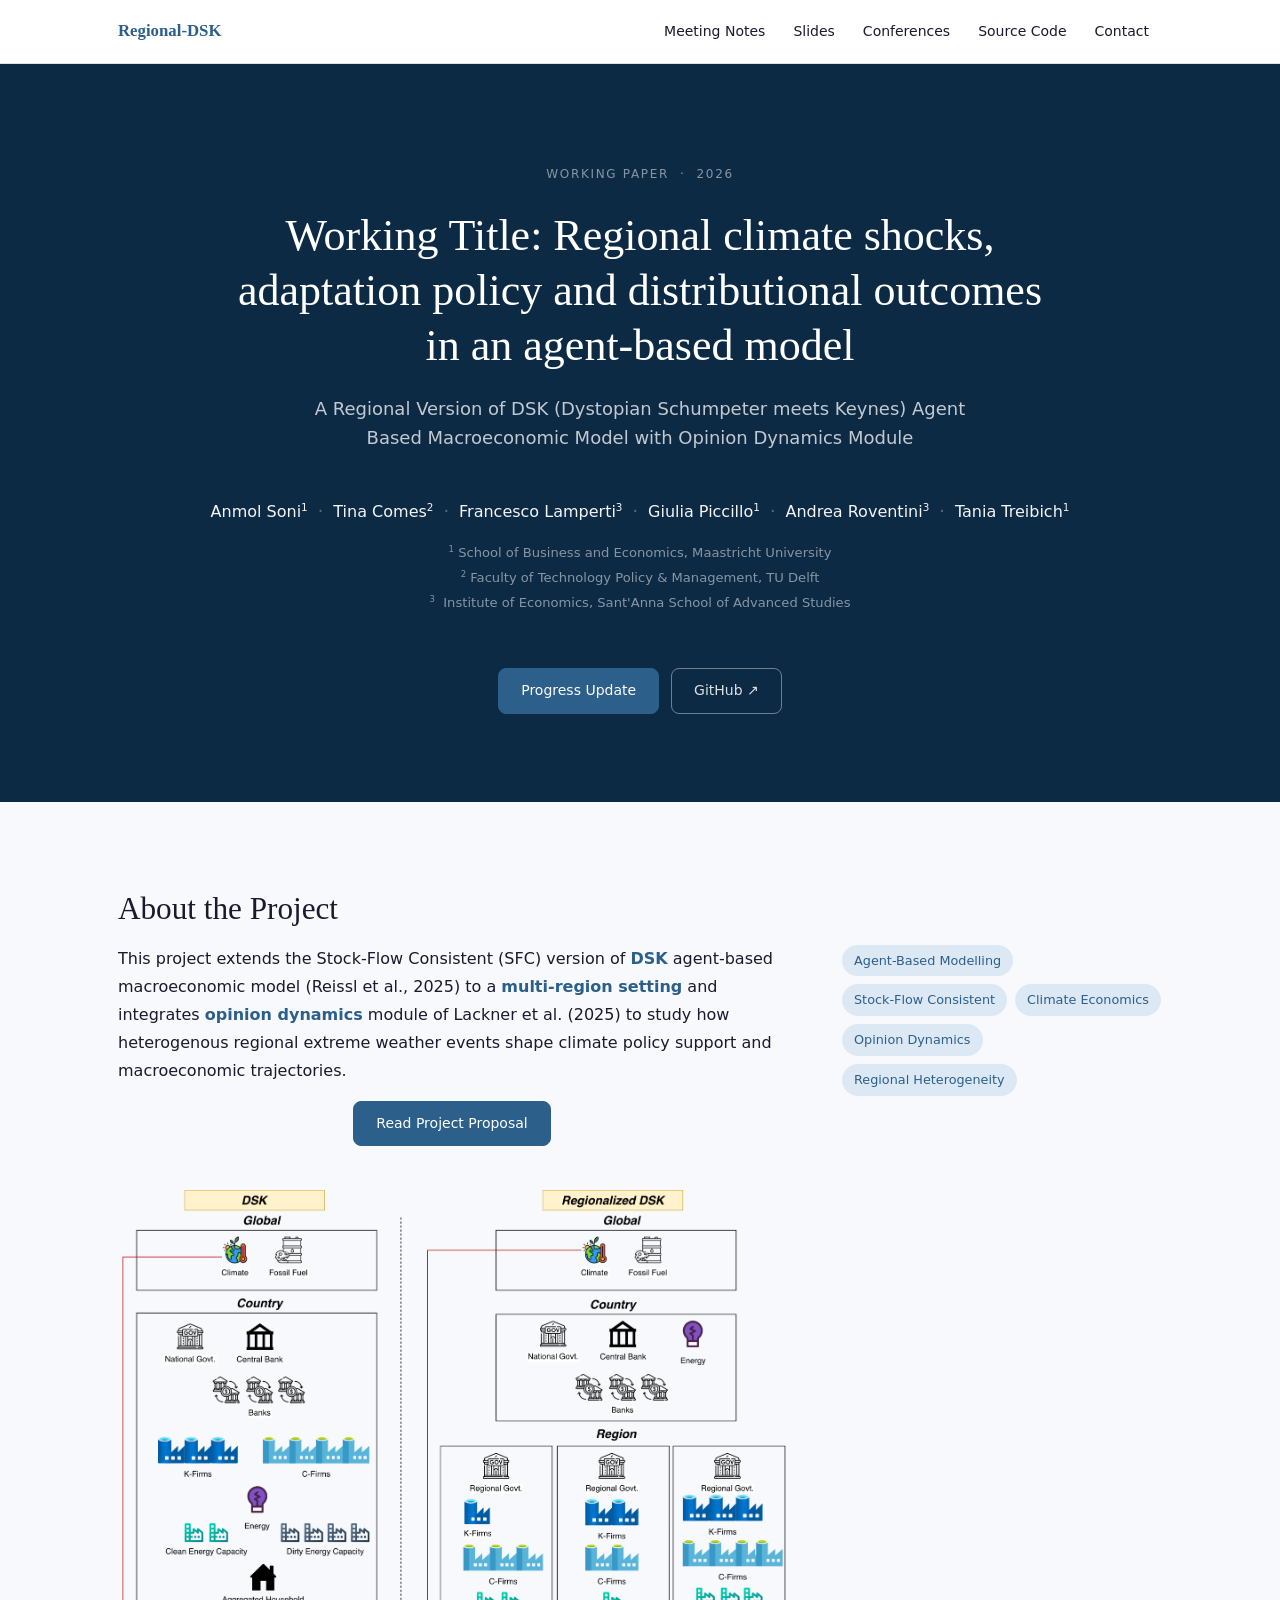
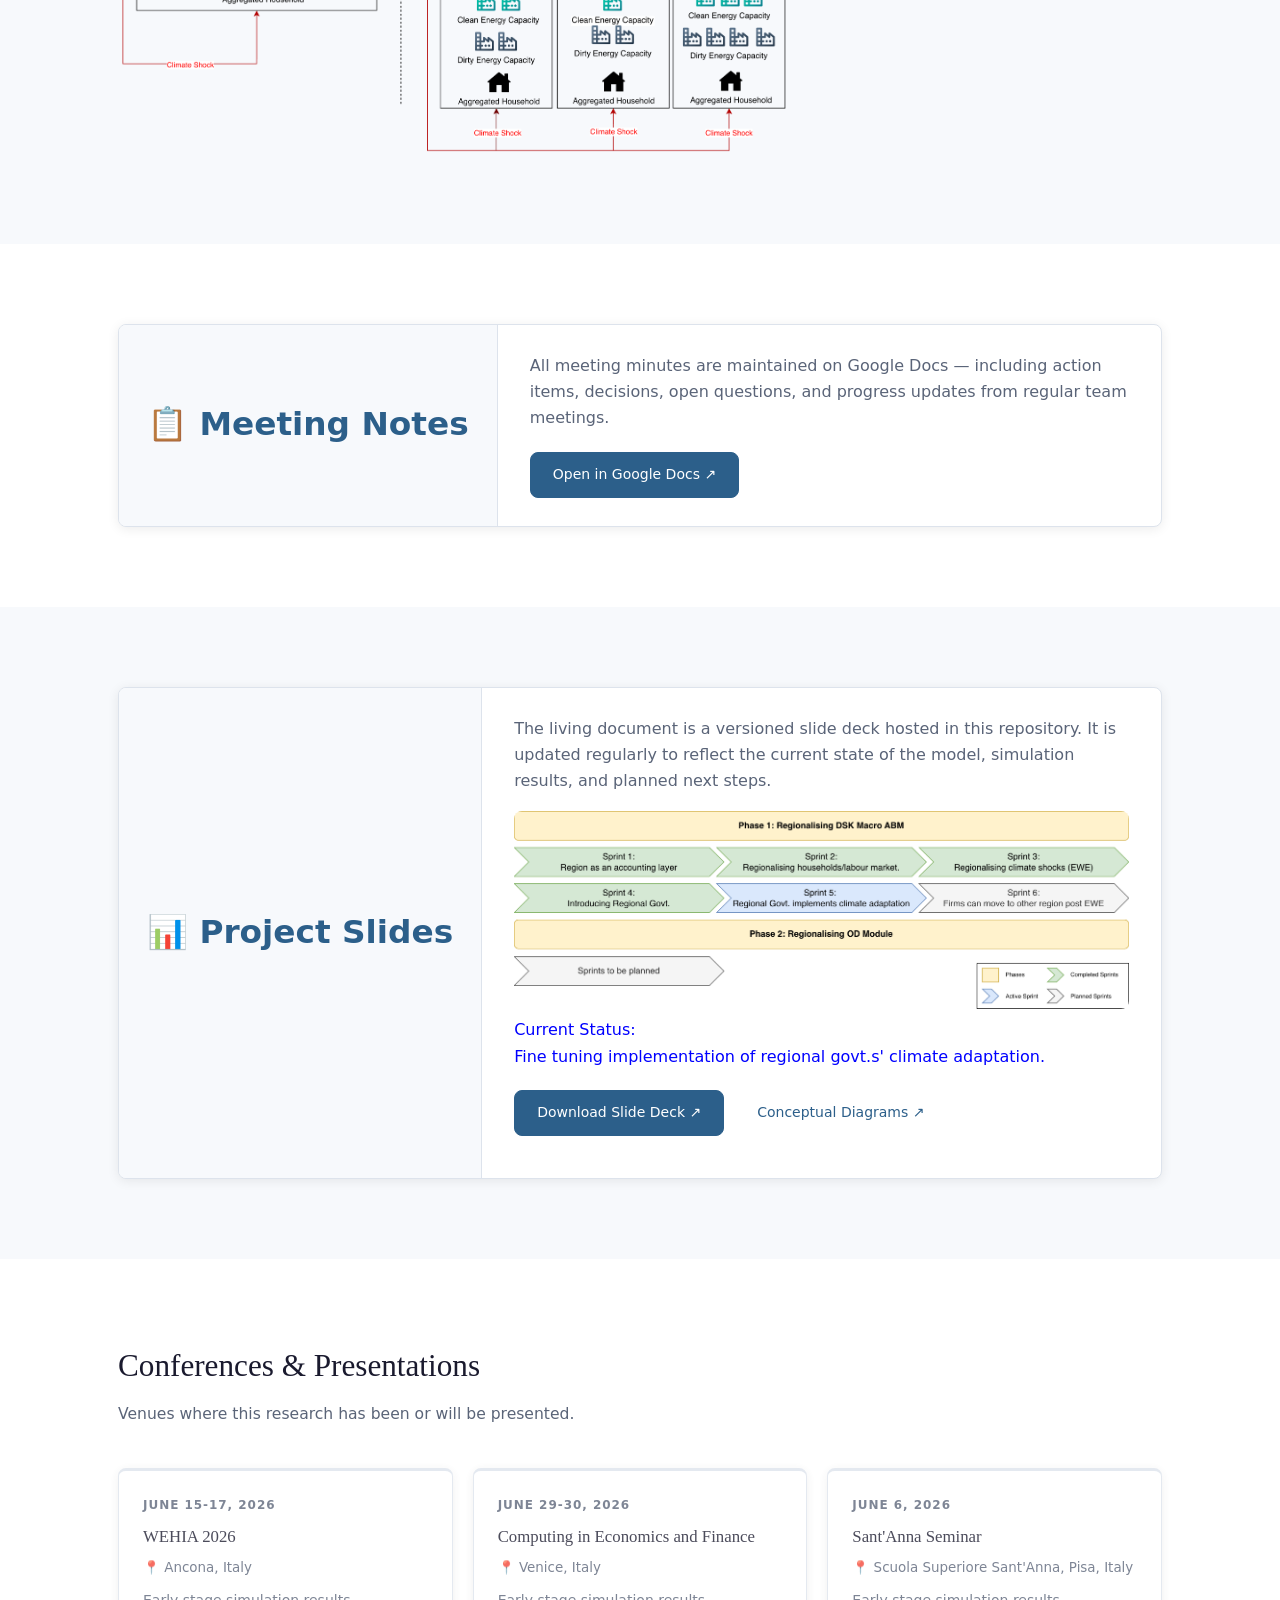
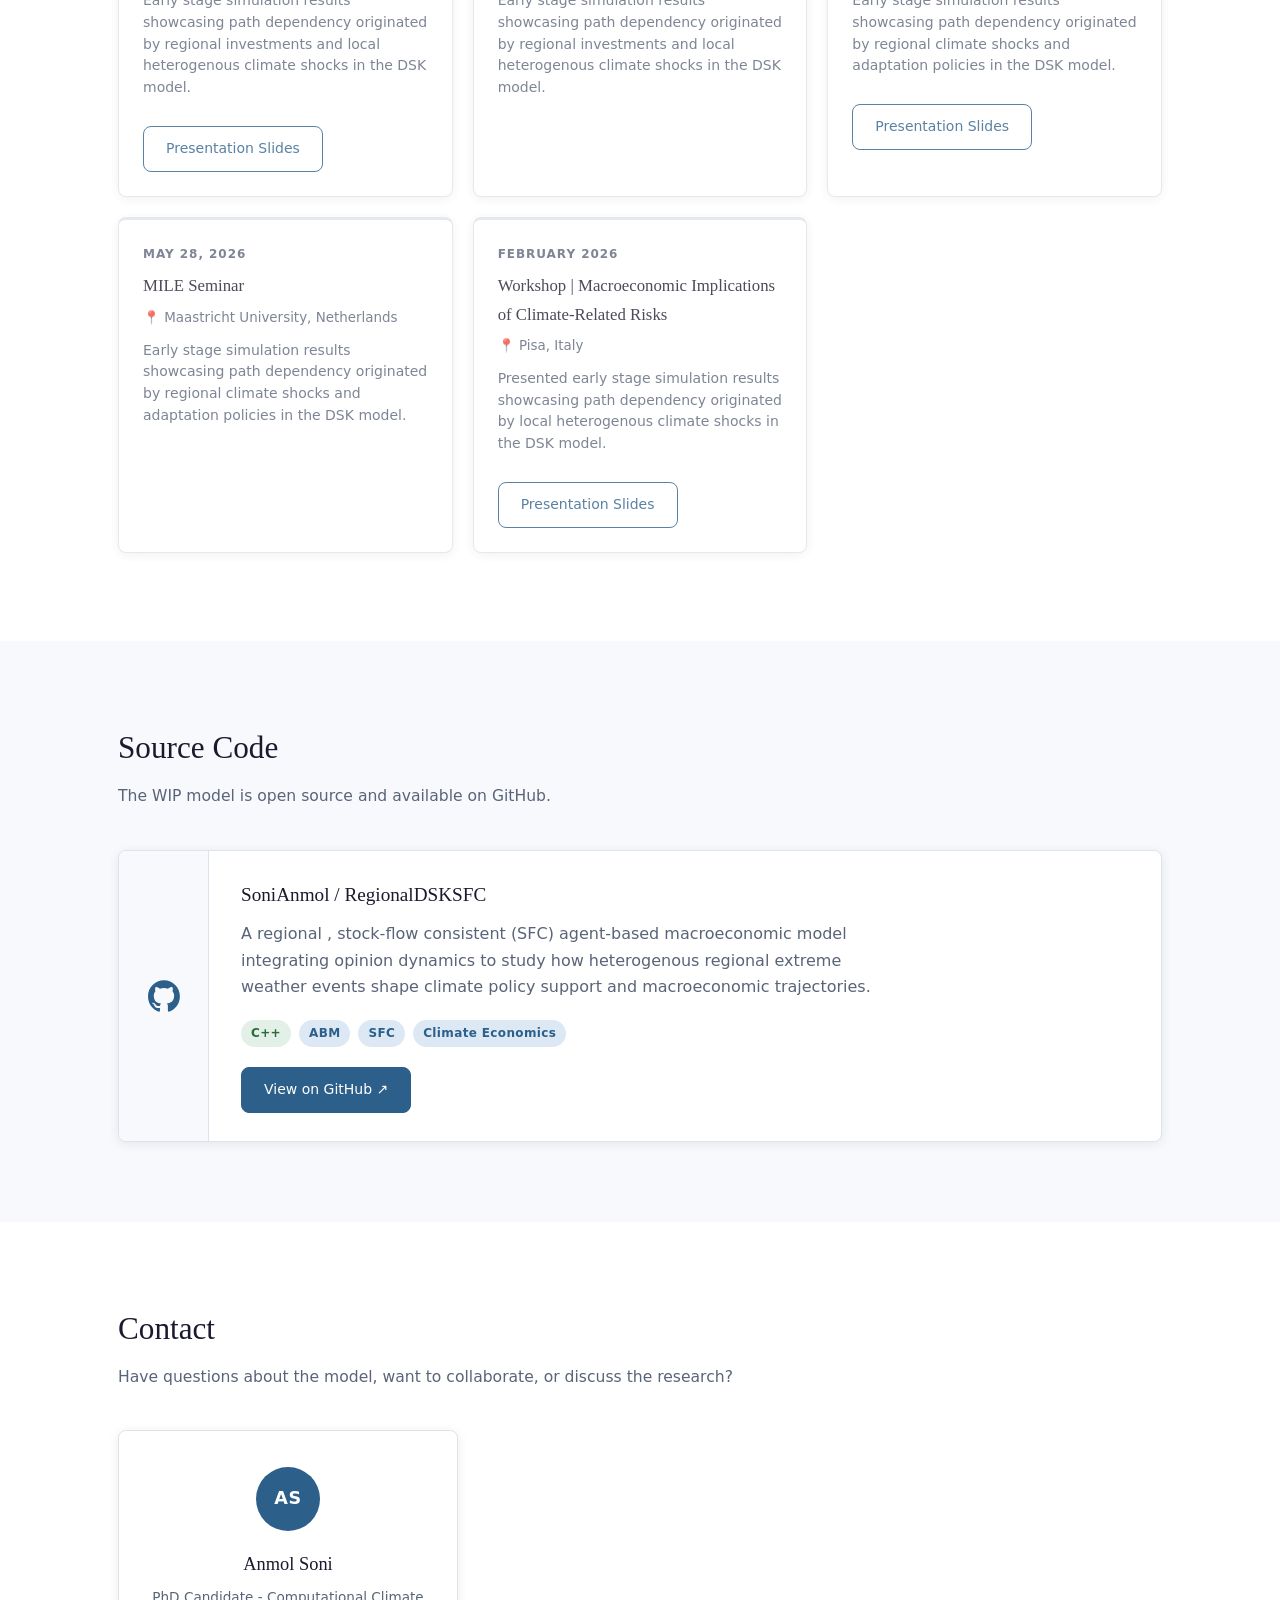
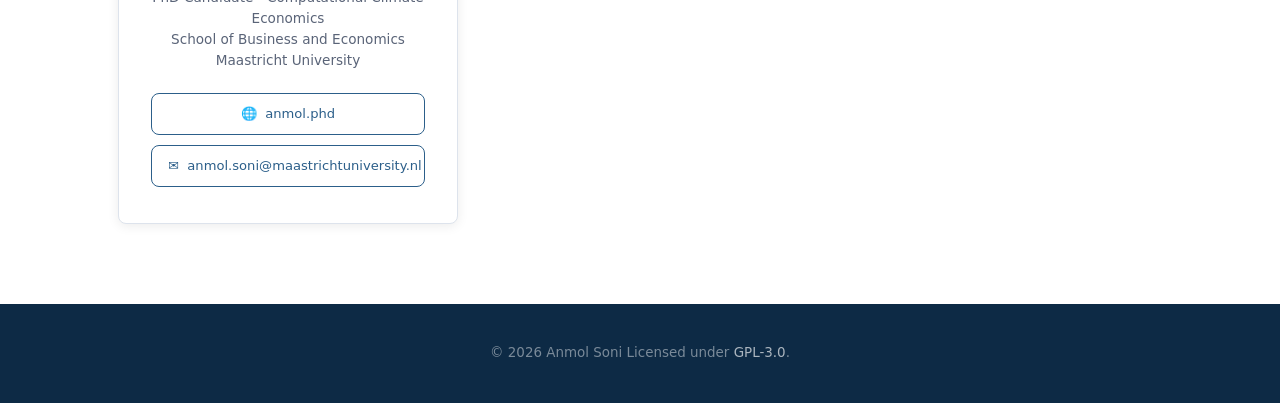
<file: index.html>
<!DOCTYPE html>
<html lang="en">

<head>
    <meta charset="UTF-8">
    <meta name="viewport" content="width=device-width, initial-scale=1.0">
    <meta name="description"
        content="Regional-DSK – Linking Regional Extreme Weather Events and Opinion Dynamics to Macroeconomic Outcomes in a DSK+OD ABM. A research project by Anmol Soni, Tina Comes, Giulia Piccillo, and Tania Treibich.">
    <meta name="author" content="Anmol Soni">
    <meta property="og:title" content="Why Climate Disasters Don't Guarantee Climate Action?">
    <meta property="og:description" content=" in Regional DSK">
    <meta property="og:type" content="website">
    <title>Regional-DSK | Linking Regional Extreme Weather Events and Opinion Dynamics to Macroeconomic Outcomes
    </title>
    <link rel="stylesheet" href="style.css">
</head>

<body>

    <!-- =========================================================
     NAVIGATION
     ========================================================= -->
    <nav id="navbar" role="navigation" aria-label="Main navigation">
        <div class="nav-inner">
            <a class="nav-brand" href="#home">Regional-DSK</a>
            <ul class="nav-links" id="nav-menu">
                <li><a href="#meeting-notes">Meeting Notes</a></li>
                <li><a href="#slides">Slides</a></li>
                <li><a href="#conferences">Conferences</a></li>
                <li><a href="#github">Source Code</a></li>
                <li><a href="#contact">Contact</a></li>
            </ul>
            <button class="nav-toggle" id="nav-toggle" aria-label="Toggle navigation" aria-expanded="false"
                aria-controls="nav-menu">
                <span></span>
                <span></span>
                <span></span>
            </button>
        </div>
    </nav>

    <!-- =========================================================
     HERO
     ========================================================= -->
    <section id="home" class="hero">
        <div class="container">
            <p class="hero-kicker">Working Paper &nbsp;·&nbsp; 2026</p>
            <h1>Working Title: Regional climate shocks, adaptation policy and distributional outcomes in an agent-based
                model<br>
            </h1>
            <p class="hero-subtitle">
                A Regional Version of DSK (Dystopian Schumpeter meets Keynes) Agent Based Macroeconomic Model with
                Opinion Dynamics Module
            </p>

            <div class="authors">
                <div class="author-list">
                    <span class="author">Anmol Soni<sup>1</sup></span>
                    <span class="author-sep">·</span>
                    <span class="author">Tina Comes<sup>2</sup></span>
                    <span class="author-sep">·</span>
                    <span class="author">Francesco Lamperti<sup>3</sup></span>
                    <span class="author-sep">·</span>
                    <span class="author">Giulia Piccillo<sup>1</sup></span>
                    <span class="author-sep">·</span>
                    <span class="author">Andrea Roventini<sup>3</sup></span>
                    <span class="author-sep">·</span>
                    <span class="author">Tania Treibich<sup>1</sup></span>
                </div>
                <div class="affiliations">
                    <p><sup>1</sup>&nbsp;School of Business and Economics, Maastricht University</p>
                    <p><sup>2</sup>&nbsp;Faculty of Technology Policy &amp; Management, TU&nbsp;Delft</p>
                    <p><sup>3</sup>&nbsp; Institute of Economics, Sant'Anna School of Advanced Studies</p>
                </div>
            </div>

            <div class="hero-actions">
                <a href="#slides" class="btn btn-primary">Progress Update</a>
                <a href="https://github.com/SoniAnmol/RegionalDSKSFC" target="_blank" rel="noopener noreferrer"
                    class="btn btn-outline">GitHub ↗</a>
            </div>
        </div>
    </section>

    <!-- =========================================================
     ABOUT
     ========================================================= -->
    <section id="about" class="section section-alt">
        <div class="container">
            <h2 class="section-title">About the Project</h2>
            <div class="about-grid">
                <div class="about-text">
                    <p>
                        This project extends the Stock-Flow Consistent (SFC) version of <strong>DSK</strong>
                        agent-based macroeconomic model (Reissl et al., 2025) to a <strong>multi-region
                            setting</strong> and integrates <strong>opinion
                            dynamics</strong> module of Lackner et al. (2025) to study how heterogenous regional
                        extreme weather events shape climate policy support and macroeconomic trajectories.
                    </p>

                    <div class="hero-actions">
                        <a href="https://drive.google.com/file/d/1RqN86SD8efgOMiW4TIDOabBgoQpgOhv9/view?usp=drive_link"
                            class="btn btn-primary">Read Project Proposal</a>
                    </div>

                    <br>
                    <img src="assets/ABM_Model-story.png" alt="ABM Model Sprint Planning"
                        style="max-width:100%; margin-top:1rem; border-radius:8px;">
                    <br>
                </div>
                <div class="about-pills">
                    <div class="pill-group">
                        <span class="pill">Agent-Based Modelling</span>
                        <span class="pill">Stock-Flow Consistent</span>
                        <span class="pill">Climate Economics</span>
                        <span class="pill">Opinion Dynamics</span>
                        <span class="pill">Regional Heterogeneity</span>

                    </div>
                </div>
            </div>
        </div>
    </section>

    <!-- =========================================================
     MEETING NOTES
     ========================================================= -->
    <section id="meeting-notes" class="section">
        <div class="container">
            <div class="card card-horizontal">
                <div class="card-icon" aria-hidden="true">
                    <h3>📋 Meeting Notes</h3>
                </div>
                <div class="card-body">
                    <p>
                        All meeting minutes are maintained on Google Docs —
                        including action items, decisions, open questions, and progress updates
                        from regular team meetings.
                    </p>
                    <a href="https://docs.google.com/document/d/1sbAMa3AyNFTqu-j3dPQJ_2OuoWlmHG0OYNzGa9poU5Y/edit?usp=sharing"
                        target="_blank" rel="noopener noreferrer" class="btn btn-primary" id="meeting-notes-link">
                        Open in Google Docs ↗
                    </a>
                </div>
            </div>
        </div>
    </section>

    <!-- =========================================================
     SLIDES / LIVING DOCUMENT
     ========================================================= -->
    <section id="slides" class="section section-alt">
        <div class="container">
            <div class="card card-horizontal">
                <div class="card-icon" aria-hidden="true">
                    <h3>📊 Project Slides</h3>
                </div>
                <div class="card-body">
                    <p>
                        The living document is a versioned slide deck hosted in this repository.
                        It is updated regularly to reflect the current state of the model, simulation results, and
                        planned next steps.

                        <br>
                        <img src="assets/ABM_Model-sprintpalnning.png" alt="ABM Model Sprint Planning"
                            style="max-width:100%; margin-top:1rem; border-radius:8px;">
                        <br>
                        <span style="color:blue;">
                            Current Status:
                            <br> Fine tuning implementation of regional govt.s' climate adaptation.</span>
                    </p>
                    <div class=" btn-group">

                        <a href="assets/Paper2_Slides.pdf" download="assets/Paper2_Slides.pdf" target="_blank"
                            rel="noopener noreferrer" class="btn btn-primary">
                            Download Slide Deck ↗
                        </a>
                        <a href="https://drive.google.com/file/d/1FbRddEWLbb1ZlhB_NMbAu93SxWSBzOkC/view?usp=sharing"
                            target="_blank" rel="noopener noreferrer" class="btn btn-secondary">
                            Conceptual Diagrams ↗
                        </a>

                    </div>
                </div>
            </div>
        </div>
    </section>

    <!-- =========================================================
     CONFERENCES
     ========================================================= -->
    <section id="conferences" class="section">
        <div class="container">
            <h2 class="section-title">Conferences &amp; Presentations</h2>
            <p class="section-desc">Venues where this research has been or will be presented.</p>

            <!-- UPCOMING -->
            <!-- <h3 class="subsection-title">Upcoming</h3>
            <div class="conf-grid">
            </div> -->

            <!-- PAST -->
            <!-- <h3 class="subsection-title">Past</h3> -->
            <div class="conf-grid">

                <article class="conf-card past">
                    <div class="conf-date">June 15-17, 2026</div>
                    <h4 class="conf-name">WEHIA 2026</h4>
                    <p class="conf-location">📍 Ancona, Italy</p>
                    <p class="conf-desc">Early stage simulation results showcasing path dependency
                        originated by regional investments and local heterogenous climate shocks in the DSK model.</p>
                    <br>
                    <a href="https://drive.google.com/file/d/1UISZwlxtmfamUOlc4fbzbVVJboE8ZnfV/view" download
                        class="btn btn-outline">
                        Presentation Slides
                    </a>
                </article>

                <article class="conf-card past">
                    <div class="conf-date">June 29-30, 2026</div>
                    <h4 class="conf-name">Computing in Economics and Finance</h4>
                    <p class="conf-location">📍 Venice, Italy</p>
                    <p class="conf-desc">Early stage simulation results showcasing path dependency
                        originated by regional investments and local heterogenous climate shocks in the DSK model.</p>
                </article>

                <article class="conf-card past">
                    <div class="conf-date">June 6, 2026</div>
                    <h4 class="conf-name">Sant'Anna Seminar</h4>
                    <p class="conf-location">📍 Scuola Superiore Sant'Anna, Pisa, Italy</p>
                    <p class="conf-desc">Early stage simulation results showcasing path dependency
                        originated by regional climate shocks and adaptation policies in the DSK model.</p>
                    <br>
                    <a href="https://drive.google.com/file/d/1kAABi4y2bXBlGPylJ1-QolSdUIWgmEX2/view?usp=sharing"
                        download class="btn btn-outline">
                        Presentation Slides
                    </a>
                </article>

                <article class="conf-card past">
                    <div class="conf-date">May 28, 2026</div>
                    <h4 class="conf-name">MILE Seminar</h4>
                    <p class="conf-location">📍 Maastricht University, Netherlands</p>
                    <p class="conf-desc">Early stage simulation results showcasing path dependency
                        originated by regional climate shocks and adaptation policies in the DSK model.</p>
                </article>

                <article class="conf-card past">
                    <div class="conf-date">February 2026</div>
                    <h4 class="conf-name"> Workshop | Macroeconomic Implications of Climate-Related Risks</h4>
                    <p class="conf-location">📍 Pisa, Italy</p>
                    <p class="conf-desc">Presented early stage simulation results showcasing path dependency originated
                        by local heterogenous climate shocks in the DSK model.</p>
                    <br>
                    <a href="https://drive.google.com/file/d/1hikh9DHX9dF2mE5cY6EIbMZ8FN5aK37a/view?usp=drive_link"
                        download class="btn btn-outline">
                        Presentation Slides
                    </a>
                </article>


            </div>
        </div>
    </section>

    <!-- =========================================================
     GITHUB
     ========================================================= -->
    <section id="github" class="section section-alt">
        <div class="container">
            <h2 class="section-title">Source Code</h2>
            <p class="section-desc">The WIP model is open source and available on GitHub.</p>
            <div class="card card-horizontal">
                <div class="card-icon" aria-hidden="true">
                    <svg width="32" height="32" viewBox="0 0 98 96" xmlns="http://www.w3.org/2000/svg"
                        fill="currentColor" aria-hidden="true">
                        <path fill-rule="evenodd" clip-rule="evenodd"
                            d="M48.854 0C21.839 0 0 22 0 49.217c0 21.756 13.993 40.172 33.405 46.69 2.427.49 3.316-1.059 3.316-2.362 0-1.141-.08-5.052-.08-9.127-13.59 2.934-16.42-5.867-16.42-5.867-2.184-5.704-5.42-7.17-5.42-7.17-4.448-3.015.324-3.015.324-3.015 4.934.326 7.523 5.052 7.523 5.052 4.367 7.496 11.404 5.378 14.235 4.074.404-3.178 1.699-5.378 3.074-6.6-10.839-1.141-22.243-5.378-22.243-24.283 0-5.378 1.94-9.778 5.014-13.2-.485-1.222-2.184-6.275.486-13.038 0 0 4.125-1.304 13.426 5.052a46.97 46.97 0 0 1 12.214-1.63c4.125 0 8.33.571 12.213 1.63 9.302-6.356 13.427-5.052 13.427-5.052 2.67 6.763.97 11.816.485 13.038 3.155 3.422 5.015 7.822 5.015 13.2 0 18.905-11.404 23.06-22.324 24.283 1.78 1.548 3.316 4.481 3.316 9.126 0 6.6-.08 11.897-.08 13.526 0 1.304.89 2.853 3.316 2.364 19.412-6.52 33.405-24.935 33.405-46.691C97.707 22 75.788 0 48.854 0z" />
                    </svg>
                </div>
                <div class="card-body">
                    <h3>SoniAnmol&nbsp;/&nbsp;RegionalDSKSFC</h3>
                    <p>
                        A regional , stock-flow consistent (SFC) agent-based macroeconomic model
                        integrating opinion dynamics
                        to study how heterogenous regional extreme weather events shape climate policy support and
                        macroeconomic
                        trajectories.
                    </p>
                    <div class="repo-meta">
                        <span class="badge badge-lang">C++</span>
                        <span class="badge">ABM</span>
                        <span class="badge">SFC</span>
                        <span class="badge">Climate&nbsp;Economics</span>
                    </div>
                    <a href="https://github.com/SoniAnmol/RegionalDSKSFC" target="_blank" rel="noopener noreferrer"
                        class="btn btn-primary">
                        View on GitHub ↗
                    </a>
                </div>
            </div>
        </div>
    </section>

    <!-- =========================================================
     CONTACT
     ========================================================= -->
    <section id="contact" class="section">
        <div class="container">
            <h2 class="section-title">Contact</h2>
            <p class="section-desc">Have questions about the model, want to collaborate, or discuss the research?</p>
            <div class="contact-grid">

                <div class="contact-card">
                    <div class="contact-avatar">AS</div>
                    <h3>Anmol Soni</h3>
                    <p class="contact-affil">
                        PhD Candidate - Computational Climate Economics <br>
                        School of Business and Economics<br>
                        Maastricht University
                    </p>
                    <a href="https://anmol.phd" target="_blank" rel="noopener noreferrer"
                        class="btn btn-outline contact-btn">
                        🌐&nbsp; anmol.phd
                    </a>
                    <a href="mailto:anmol.soni@maastrichtuniversity.nl" class="btn btn-outline contact-btn">
                        ✉&nbsp; anmol.soni@maastrichtuniversity.nl
                    </a>
                </div>

            </div>
        </div>
    </section>

    <!-- =========================================================
     FOOTER
     ========================================================= -->
    <footer>
        <div class="container">
            <p>
                &copy; 2026 Anmol Soni
                Licensed under
                <a href="https://github.com/SoniAnmol/RegionalDSKSFC/blob/main/LICENSE.txt" target="_blank"
                    rel="noopener noreferrer">GPL-3.0</a>.
            </p>
        </div>
    </footer>

    <script src="script.js"></script>
</body>

</html>
</file>
<file: style.css>
/* ============================================================
   RegionalDSKSFC — Project Website
   Clean academic style
   ============================================================ */

/* Variables ------------------------------------------------- */
:root {
    --color-bg: #ffffff;
    --color-bg-alt: #f7f9fc;
    --color-text: #1a1a2e;
    --color-text-muted: #5a6478;
    --color-accent: #2c5f8a;
    --color-accent-dk: #1e4169;
    --color-accent-lt: #dce9f5;
    --color-border: #dde3ec;
    --color-hero-bg: #0d2a45;

    --font-serif: Georgia, 'Times New Roman', serif;
    --font-sans: system-ui, -apple-system, 'Segoe UI', Helvetica, Arial, sans-serif;

    --max-width: 1100px;
    --nav-height: 64px;
    --radius: 8px;
    --shadow: 0 2px 12px rgba(0, 0, 0, 0.08);
    --shadow-hover: 0 6px 22px rgba(0, 0, 0, 0.12);
    --transition: 0.2s ease;
}

/* Reset & Base ---------------------------------------------- */
*,
*::before,
*::after {
    box-sizing: border-box;
    margin: 0;
    padding: 0;
}

html {
    scroll-behavior: smooth;
    font-size: 16px;
}

body {
    font-family: var(--font-sans);
    color: var(--color-text);
    background: var(--color-bg);
    line-height: 1.7;
    -webkit-font-smoothing: antialiased;
}

a {
    color: var(--color-accent);
    text-decoration: none;
}

a:hover {
    text-decoration: underline;
}

sup {
    font-size: 0.65em;
    vertical-align: super;
    line-height: 0;
}

code {
    font-family: 'SFMono-Regular', Consolas, 'Liberation Mono', Menlo, monospace;
    font-size: 0.85em;
    background: var(--color-accent-lt);
    color: var(--color-accent);
    padding: 1px 5px;
    border-radius: 4px;
}

/* Container ------------------------------------------------- */
.container {
    max-width: var(--max-width);
    margin: 0 auto;
    padding: 0 28px;
}

/* ============================================================
   NAVIGATION
   ============================================================ */
#navbar {
    position: sticky;
    top: 0;
    z-index: 1000;
    background: rgba(255, 255, 255, 0.96);
    backdrop-filter: blur(10px);
    -webkit-backdrop-filter: blur(10px);
    border-bottom: 1px solid var(--color-border);
    height: var(--nav-height);
}

.nav-inner {
    max-width: var(--max-width);
    margin: 0 auto;
    padding: 0 28px;
    height: 100%;
    display: flex;
    align-items: center;
    gap: 24px;
}

.nav-brand {
    font-family: var(--font-serif);
    font-size: 1.05rem;
    font-weight: bold;
    color: var(--color-accent);
    white-space: nowrap;
    text-decoration: none;
    flex-shrink: 0;
}

.nav-brand:hover {
    text-decoration: none;
    color: var(--color-accent-dk);
}

.nav-links {
    list-style: none;
    display: flex;
    gap: 2px;
    margin-left: auto;
}

.nav-links a {
    display: block;
    padding: 6px 13px;
    border-radius: var(--radius);
    font-size: 0.875rem;
    color: var(--color-text);
    transition: background var(--transition), color var(--transition);
    text-decoration: none;
    white-space: nowrap;
}

.nav-links a:hover,
.nav-links a.active {
    background: var(--color-accent-lt);
    color: var(--color-accent);
    text-decoration: none;
}

.nav-toggle {
    display: none;
    flex-direction: column;
    gap: 5px;
    background: none;
    border: none;
    cursor: pointer;
    padding: 6px;
    margin-left: auto;
    border-radius: 4px;
}

.nav-toggle:hover {
    background: var(--color-bg-alt);
}

.nav-toggle span {
    display: block;
    width: 22px;
    height: 2px;
    background: var(--color-text);
    border-radius: 2px;
    transition: transform var(--transition), opacity var(--transition);
}

/* ============================================================
   HERO
   ============================================================ */
.hero {
    background: var(--color-hero-bg);
    color: #ffffff;
    padding: 100px 0 88px;
    text-align: center;
}

.hero-kicker {
    font-size: 0.75rem;
    letter-spacing: 0.14em;
    text-transform: uppercase;
    color: rgba(255, 255, 255, 0.5);
    margin-bottom: 24px;
}

.hero h1 {
    font-family: var(--font-serif);
    font-size: clamp(1.75rem, 4vw, 2.75rem);
    line-height: 1.25;
    font-weight: normal;
    margin-bottom: 22px;
    max-width: 840px;
    margin-left: auto;
    margin-right: auto;
}

.hero-subtitle {
    font-size: clamp(0.95rem, 2vw, 1.125rem);
    color: rgba(255, 255, 255, 0.75);
    line-height: 1.6;
    margin-bottom: 44px;
    max-width: 680px;
    margin-left: auto;
    margin-right: auto;
}

/* Authors */
.authors {
    margin-bottom: 52px;
}

.author-list {
    font-size: 1rem;
    margin-bottom: 14px;
    display: flex;
    flex-wrap: wrap;
    justify-content: center;
    align-items: baseline;
    gap: 6px 10px;
}

.author {
    color: rgba(255, 255, 255, 0.95);
}

.author-sep {
    color: rgba(255, 255, 255, 0.3);
    font-size: 1.1rem;
}

.affiliations {
    font-size: 0.82rem;
    color: rgba(255, 255, 255, 0.5);
    line-height: 1.9;
}

/* Hero CTA */
.hero-actions {
    display: flex;
    gap: 12px;
    justify-content: center;
    flex-wrap: wrap;
}

/* ============================================================
   BUTTONS
   ============================================================ */
.btn {
    display: inline-flex;
    align-items: center;
    gap: 6px;
    padding: 10px 22px;
    border-radius: var(--radius);
    font-size: 0.875rem;
    font-weight: 500;
    cursor: pointer;
    transition:
        background var(--transition),
        color var(--transition),
        border-color var(--transition),
        box-shadow var(--transition);
    text-decoration: none !important;
    border: 1.5px solid transparent;
    white-space: nowrap;
}

.btn-primary {
    background: var(--color-accent);
    color: #fff;
    border-color: var(--color-accent);
}

.btn-primary:hover {
    background: var(--color-accent-dk);
    border-color: var(--color-accent-dk);
    box-shadow: 0 4px 14px rgba(44, 95, 138, 0.3);
}

.btn-outline {
    background: transparent;
    color: var(--color-accent);
    border-color: var(--color-accent);
}

.btn-outline:hover {
    background: var(--color-accent-lt);
}

/* Outlined buttons in the dark hero */
.hero .btn-outline {
    color: rgba(255, 255, 255, 0.85);
    border-color: rgba(255, 255, 255, 0.4);
}

.hero .btn-outline:hover {
    background: rgba(255, 255, 255, 0.1);
    border-color: rgba(255, 255, 255, 0.7);
    color: #fff;
}

.btn-group {
    display: flex;
    gap: 10px;
    flex-wrap: wrap;
    margin-bottom: 14px;
}

/* ============================================================
   SECTIONS
   ============================================================ */
.section {
    padding: 80px 0;
}

.section-alt {
    background: var(--color-bg-alt);
}

.section-title {
    font-family: var(--font-serif);
    font-size: clamp(1.45rem, 3vw, 1.95rem);
    font-weight: normal;
    margin-bottom: 10px;
    color: var(--color-text);
}

.section-desc {
    color: var(--color-text-muted);
    font-size: 0.975rem;
    margin-bottom: 40px;
    max-width: 620px;
    line-height: 1.65;
}

.subsection-title {
    font-family: var(--font-sans);
    font-size: 0.72rem;
    font-weight: 700;
    text-transform: uppercase;
    letter-spacing: 0.1em;
    color: var(--color-text-muted);
    margin-bottom: 18px;
    margin-top: 44px;
    padding-bottom: 8px;
    border-bottom: 1px solid var(--color-border);
}

.subsection-title:first-of-type {
    margin-top: 0;
}

/* ============================================================
   ABOUT
   ============================================================ */
.about-grid {
    display: grid;
    grid-template-columns: 1fr 320px;
    gap: 56px;
    align-items: start;
}

.about-text p {
    color: var(--color-text);
    line-height: 1.75;
    margin-bottom: 16px;
}

.about-text p:last-child {
    margin-bottom: 0;
}

.about-text strong {
    color: var(--color-accent);
    font-weight: 600;
}

.pill-group {
    display: flex;
    flex-wrap: wrap;
    gap: 8px;
}

.pill {
    background: var(--color-accent-lt);
    color: var(--color-accent);
    font-size: 0.8rem;
    font-weight: 500;
    padding: 5px 12px;
    border-radius: 100px;
    white-space: nowrap;
}

/* ============================================================
   CARDS
   ============================================================ */
.card {
    background: var(--color-bg);
    border: 1px solid var(--color-border);
    border-radius: var(--radius);
    box-shadow: var(--shadow);
    overflow: hidden;
}

.card-horizontal {
    display: flex;
    align-items: stretch;
    gap: 0;
}

.card-icon {
    font-size: 1.75rem;
    background: var(--color-bg-alt);
    border-right: 1px solid var(--color-border);
    padding: 32px 28px;
    display: flex;
    align-items: center;
    justify-content: center;
    min-width: 90px;
    flex-shrink: 0;
    color: var(--color-accent);
}

.card-body {
    padding: 28px 32px;
    flex: 1;
    min-width: 0;
}

.card-body h3 {
    font-family: var(--font-serif);
    font-size: 1.2rem;
    font-weight: normal;
    margin-bottom: 10px;
    color: var(--color-text);
}

.card-body>p {
    color: var(--color-text-muted);
    margin-bottom: 20px;
    max-width: 640px;
    line-height: 1.65;
}

.card-note {
    font-size: 0.8rem !important;
    color: var(--color-text-muted);
    margin-top: 10px !important;
    margin-bottom: 0 !important;
}

/* ============================================================
   CONFERENCES
   ============================================================ */
.conf-grid {
    display: grid;
    grid-template-columns: repeat(auto-fill, minmax(270px, 1fr));
    gap: 20px;
    margin-bottom: 8px;
}

.conf-card {
    background: var(--color-bg);
    border: 1px solid var(--color-border);
    border-radius: var(--radius);
    padding: 24px;
    box-shadow: var(--shadow);
    transition: transform var(--transition), box-shadow var(--transition);
}

.conf-card:hover {
    transform: translateY(-2px);
    box-shadow: var(--shadow-hover);
}

.conf-card.upcoming {
    border-top: 3px solid var(--color-accent);
}

.conf-card.past {
    border-top: 3px solid var(--color-border);
    opacity: 0.78;
}

.conf-card.past:hover {
    opacity: 1;
}

.conf-date {
    font-size: 0.75rem;
    text-transform: uppercase;
    letter-spacing: 0.08em;
    color: var(--color-accent);
    font-weight: 700;
    margin-bottom: 8px;
}

.conf-card.past .conf-date {
    color: var(--color-text-muted);
}

.conf-name {
    font-family: var(--font-serif);
    font-size: 1.05rem;
    font-weight: normal;
    margin-bottom: 6px;
    color: var(--color-text);
}

.conf-location {
    font-size: 0.84rem;
    color: var(--color-text-muted);
    margin-bottom: 10px;
}

.conf-desc {
    font-size: 0.875rem;
    color: var(--color-text-muted);
    line-height: 1.55;
}

/* ============================================================
   GITHUB / REPO META
   ============================================================ */
.repo-meta {
    display: flex;
    flex-wrap: wrap;
    gap: 8px;
    margin-bottom: 20px;
}

.badge {
    background: var(--color-accent-lt);
    color: var(--color-accent);
    font-size: 0.75rem;
    font-weight: 600;
    padding: 3px 10px;
    border-radius: 100px;
    letter-spacing: 0.03em;
}

.badge-lang {
    background: #e3f0e8;
    color: #2a6b3c;
}

/* ============================================================
   CONTACT
   ============================================================ */
.contact-grid {
    display: flex;
    gap: 24px;
    flex-wrap: wrap;
}

.contact-card {
    background: var(--color-bg);
    border: 1px solid var(--color-border);
    border-radius: var(--radius);
    padding: 36px 32px;
    box-shadow: var(--shadow);
    text-align: center;
    min-width: 240px;
    max-width: 340px;
}

.contact-avatar {
    width: 64px;
    height: 64px;
    border-radius: 50%;
    background: var(--color-accent);
    color: #fff;
    font-size: 1.1rem;
    font-weight: 600;
    letter-spacing: 0.04em;
    display: flex;
    align-items: center;
    justify-content: center;
    margin: 0 auto 18px;
}

.contact-card h3 {
    font-family: var(--font-serif);
    font-size: 1.15rem;
    font-weight: normal;
    margin-bottom: 6px;
}

.contact-affil {
    font-size: 0.85rem;
    color: var(--color-text-muted);
    margin-bottom: 22px;
    line-height: 1.55;
}

.contact-btn {
    font-size: 0.82rem;
    padding: 9px 16px;
    display: block;
    margin-top: 10px;
}

/* ============================================================
   FOOTER
   ============================================================ */
footer {
    background: var(--color-hero-bg);
    color: rgba(255, 255, 255, 0.45);
    padding: 36px 0;
    text-align: center;
    font-size: 0.84rem;
    line-height: 2;
}

footer a {
    color: rgba(255, 255, 255, 0.65);
    text-decoration: none;
}

footer a:hover {
    color: #fff;
    text-decoration: underline;
}

.footer-links {
    margin-top: 2px;
}

/* ============================================================
   RESPONSIVE
   ============================================================ */
@media (max-width: 860px) {
    .about-grid {
        grid-template-columns: 1fr;
        gap: 32px;
    }
}

@media (max-width: 768px) {
    .nav-links {
        display: none;
    }

    .nav-links.is-open {
        display: flex;
        flex-direction: column;
        position: absolute;
        top: var(--nav-height);
        left: 0;
        right: 0;
        background: #fff;
        border-bottom: 1px solid var(--color-border);
        padding: 12px 24px 16px;
        gap: 2px;
        box-shadow: 0 8px 24px rgba(0, 0, 0, 0.08);
    }

    .nav-toggle {
        display: flex;
    }

    .card-horizontal {
        flex-direction: column;
    }

    .card-icon {
        min-width: unset;
        border-right: none;
        border-bottom: 1px solid var(--color-border);
        padding: 18px 24px;
        justify-content: flex-start;
    }

    .hero {
        padding: 64px 0 52px;
    }

    .section {
        padding: 60px 0;
    }

    .contact-card {
        max-width: 100%;
        width: 100%;
    }
}

@media (max-width: 480px) {
    .hero h1 {
        font-size: 1.6rem;
    }

    .author-list {
        gap: 4px 8px;
        font-size: 0.9rem;
    }

    .container {
        padding: 0 18px;
    }

    .card-body {
        padding: 22px 20px;
    }
}

/* ============================================================
   PRINT
   ============================================================ */
@media print {
    #navbar {
        display: none;
    }

    .hero {
        background: #fff;
        color: #000;
        padding: 24px 0;
    }

    .hero-kicker,
    .affiliations {
        color: #555;
    }

    .hero-actions {
        display: none;
    }

    .btn {
        display: none;
    }

    .card {
        box-shadow: none;
        border: 1px solid #ccc;
    }
}
</file>
